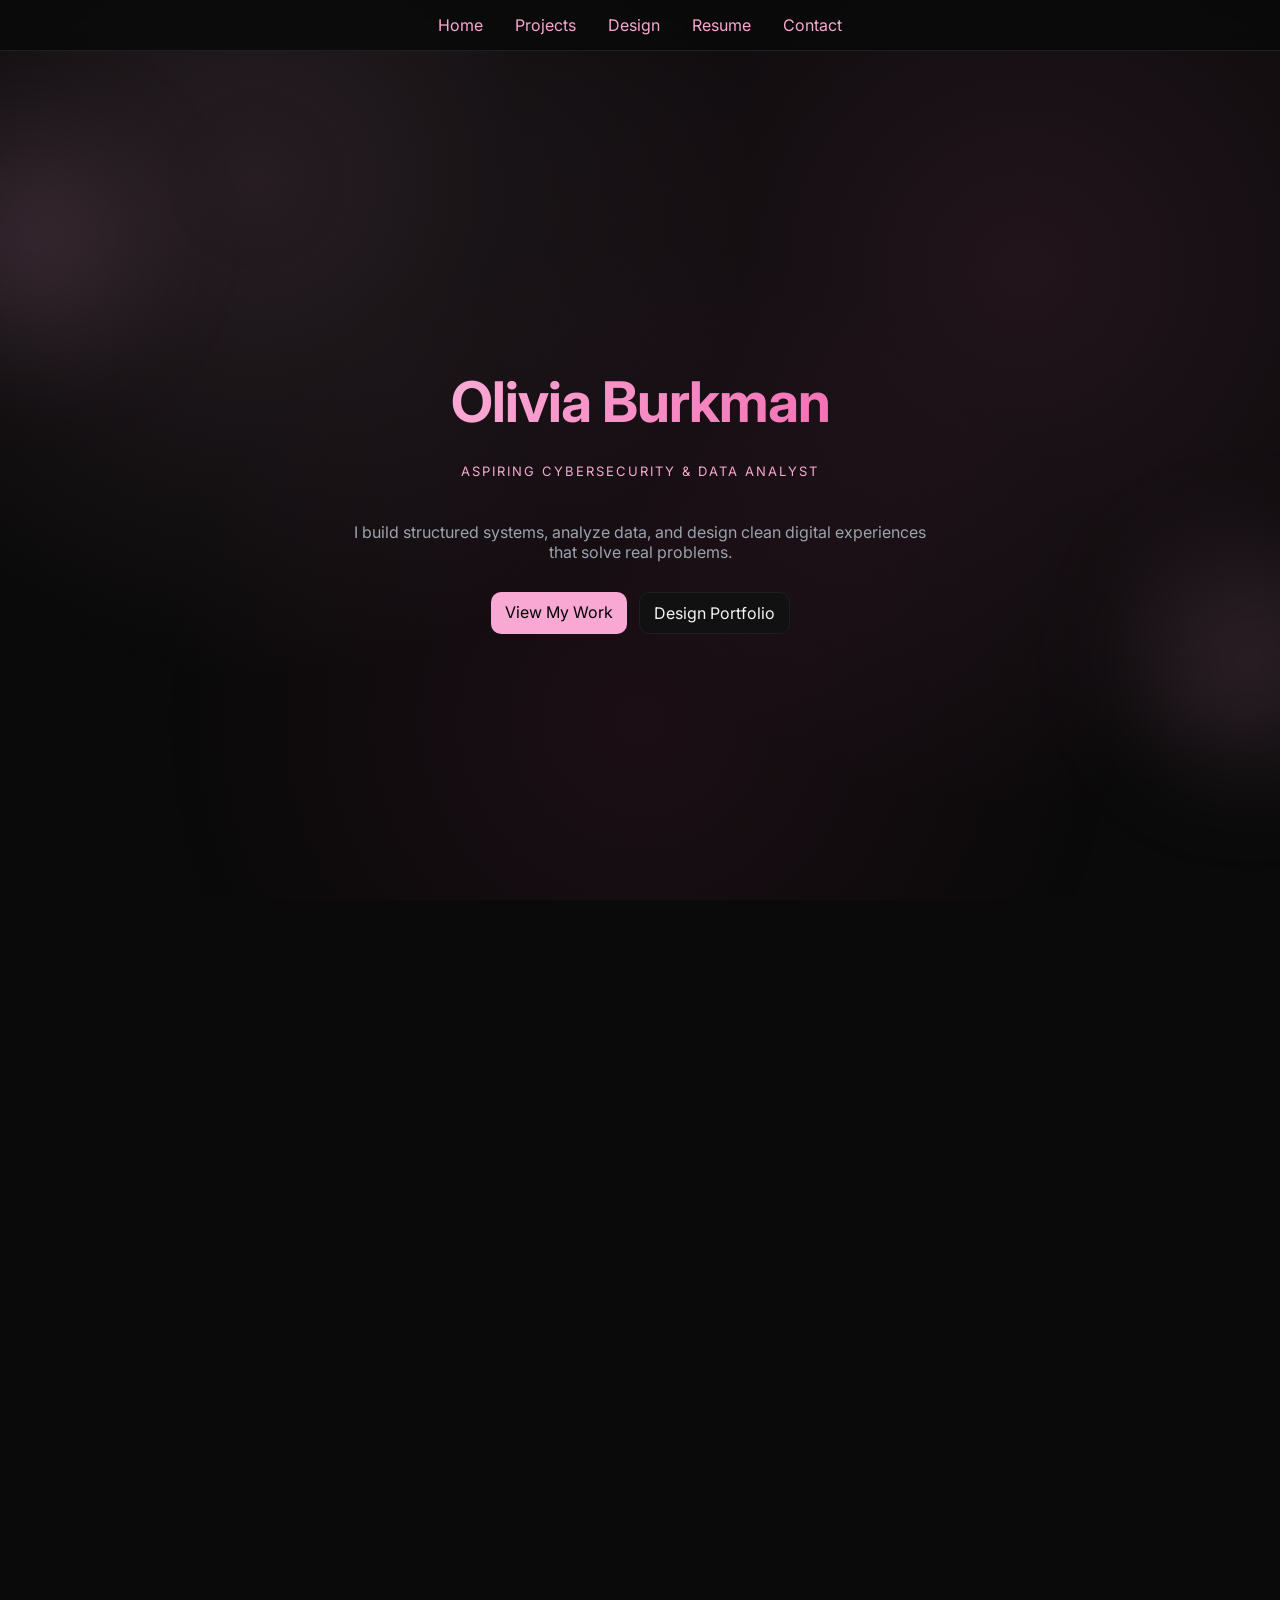
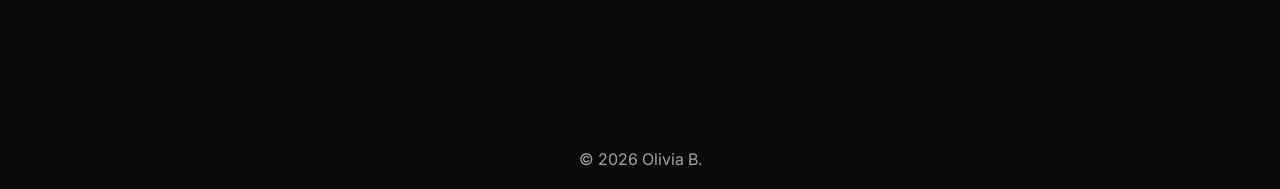
<file: index.html>
<!DOCTYPE html>
<html>
<head>
  <title>Home | Olivia B</title>
  <meta name="viewport" content="width=device-width, initial-scale=1.0">
  <link rel="stylesheet" href="style.css">
</head>
  
<div class="orb one"></div>
<div class="orb two"></div>

<body>

<nav>
  <a href="index.html">Home</a>
  <a href="projects.html">Projects</a>
  <a href="design.html">Design</a>
  <a href="resume.html">Resume</a>
  <a href="contact.html">Contact</a>
</nav>

<!-- HERO -->
<header class="hero-wrapper">

  <div class="hero">

    <h1>Olivia Burkman</h1>

    <p class="subtitle">Aspiring Cybersecurity & Data Analyst</p>

    <p class="hero-text">
      I build structured systems, analyze data, and design clean digital experiences that solve real problems.
    </p>

    <div class="hero-buttons">
      <a href="projects.html" class="btn primary">View My Work</a>
      <a href="design.html" class="btn">Design Portfolio</a>
    </div>

  </div>

</header>

<!-- ABOUT SECTION -->
<section class="about-section reveal">

  <div class="about-card">

    <h2>About Me</h2>

    <div class="pink-divider"></div>

    <p>
      I’m currently building my skills in cybersecurity, data systems, and programming. 
      My focus is on understanding how systems work under the surface and using that knowledge to create efficient, structured solutions.
    </p>

    <p>
      I enjoy working at the intersection of logic and design — where technical problem-solving meets clean user experience.
    </p>

    <div class="about-highlights">

      <div class="highlight">
        <h3>Focus</h3>
        <p>Cybersecurity & Data Systems</p>
      </div>

      <div class="highlight">
        <h3>Skills</h3>
        <p>Python, Logic Design, Data Analysis</p>
      </div>

      <div class="highlight">
        <h3>Goal</h3>
        <p>Technical Internship / Analyst Role</p>
      </div>

    </div>

  </div>

</section>

<!-- WELCOME -->
<section class="center-section reveal">
  <h2>Welcome</h2>
  <p>
    Explore my coding projects, design work, and technical experience below.
  </p>
</section>

<footer>
  <p style="text-align:center; color:#9ca3af; padding:20px;">
    © 2026 Olivia B.
  </p>
</footer>

</body>
</file>
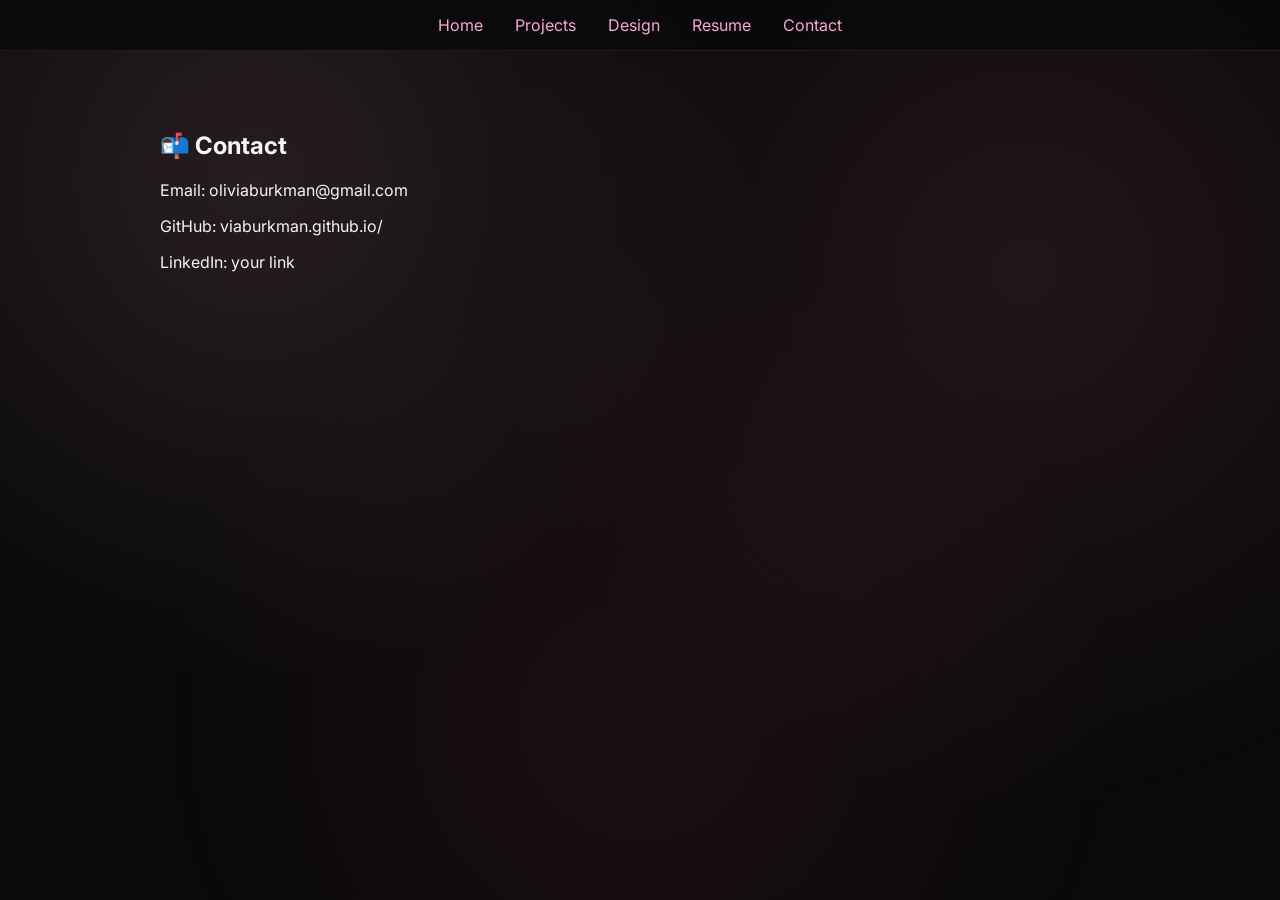
<file: contact.html>
<!DOCTYPE html>
<html>
<head>
  <title>Contact</title>
  <link rel="stylesheet" href="style.css">
</head>

<script>
  const cards = document.querySelectorAll('.card');

  const observer = new IntersectionObserver(entries => {
    entries.forEach(entry => {
      if (entry.isIntersecting) {
        entry.target.classList.add('show');
      }
    });
  });

  cards.forEach(card => observer.observe(card));
</script>

<body>

<nav>
  <a href="index.html">Home</a>
  <a href="projects.html">Projects</a>
  <a href="design.html">Design</a>
  <a href="resume.html">Resume</a>
  <a href="contact.html">Contact</a>
</nav>

<section>
  <h2>📬 Contact</h2>
  <p>Email: oliviaburkman@gmail.com</p>
  <p>GitHub: viaburkman.github.io/</p>
  <p>LinkedIn: your link</p>
</section>

</body>
</html>
</file>
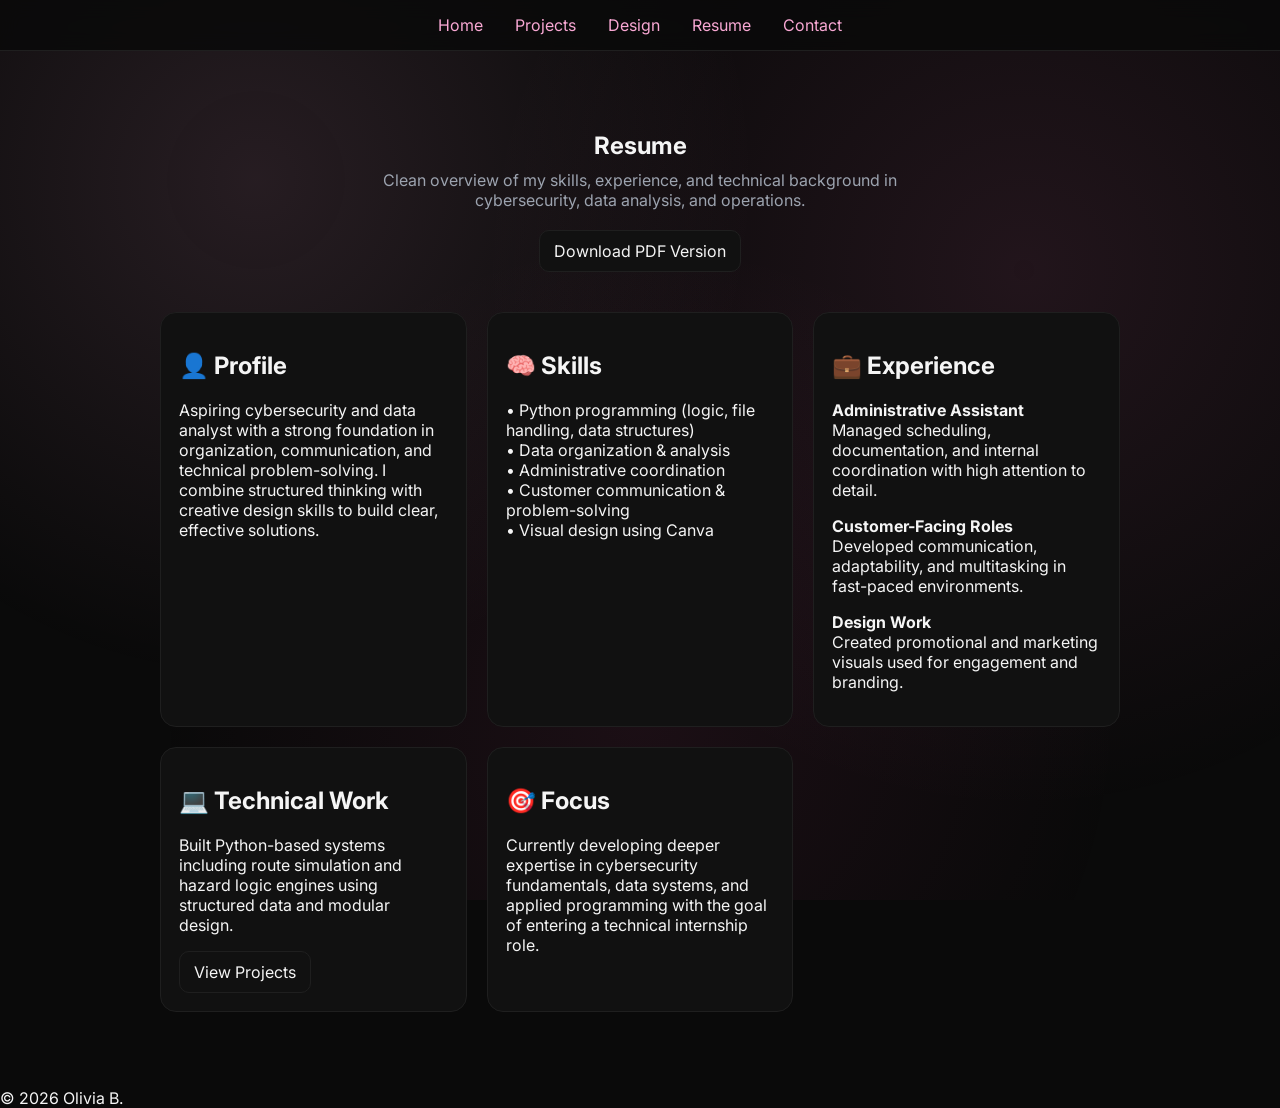
<file: resume.html>
<!DOCTYPE html>
<html>
<head>
  <title>Resume | Olivia B</title>
  <link rel="stylesheet" href="style.css">
</head>

<body>

<nav>
  <a href="index.html">Home</a>
  <a href="projects.html">Projects</a>
  <a href="design.html">Design</a>
  <a href="resume.html">Resume</a>
  <a href="contact.html">Contact</a>
</nav>

<section>

  <!-- HERO HEADER -->
  <div style="text-align:center; padding-bottom:40px;">
    <h1 style="margin-bottom:10px;">Resume</h1>
    <p style="color:#9ca3af; max-width:600px; margin:auto;">
      Clean overview of my skills, experience, and technical background in cybersecurity, data analysis, and operations.
    </p>

    <a href="resume.pdf" class="btn" style="margin-top:20px;">
      Download PDF Version
    </a>
  </div>

  <!-- GRID LAYOUT -->
  <div class="grid">

    <!-- PROFILE -->
    <div class="card">
      <h2>👤 Profile</h2>
      <p>
        Aspiring cybersecurity and data analyst with a strong foundation in organization, communication, and technical problem-solving. 
        I combine structured thinking with creative design skills to build clear, effective solutions.
      </p>
    </div>

    <!-- SKILLS -->
    <div class="card">
      <h2>🧠 Skills</h2>
      <p>
        • Python programming (logic, file handling, data structures)<br>
        • Data organization & analysis<br>
        • Administrative coordination<br>
        • Customer communication & problem-solving<br>
        • Visual design using Canva
      </p>
    </div>

    <!-- EXPERIENCE -->
    <div class="card">
      <h2>💼 Experience</h2>
      <p>
        <strong>Administrative Assistant</strong><br>
        Managed scheduling, documentation, and internal coordination with high attention to detail.
      </p>

      <p>
        <strong>Customer-Facing Roles</strong><br>
        Developed communication, adaptability, and multitasking in fast-paced environments.
      </p>

      <p>
        <strong>Design Work</strong><br>
        Created promotional and marketing visuals used for engagement and branding.
      </p>
    </div>

    <!-- PROJECTS SNAPSHOT -->
    <div class="card">
      <h2>💻 Technical Work</h2>
      <p>
        Built Python-based systems including route simulation and hazard logic engines using structured data and modular design.
      </p>
      <a href="projects.html" class="btn">View Projects</a>
    </div>

    <!-- EDUCATION / GOALS -->
    <div class="card">
      <h2>🎯 Focus</h2>
      <p>
        Currently developing deeper expertise in cybersecurity fundamentals, data systems, and applied programming with the goal of entering a technical internship role.
      </p>
    </div>

  </div>

</section>

<footer>
  <p>© 2026 Olivia B.</p>
</footer>

</body>
</html>
</file>
<file: style.css>
@import url('https://fonts.googleapis.com/css2?family=Inter:wght@300;400;600&display=swap');

/* ================= BASE ================= */
* {
  box-sizing: border-box;
}

html, body {
  height: 100%;
}

body {
  margin: 0;
  font-family: 'Inter', sans-serif;
  background: #0a0a0a;
  color: #f5f5f5;
  overflow-x: hidden;
}

/* ================= CINEMATIC BACKGROUND ================= */
body::before {
  content: "";
  position: fixed;
  inset: 0;
  background:
    radial-gradient(circle at 20% 20%, rgba(249,168,212,0.12), transparent 40%),
    radial-gradient(circle at 80% 30%, rgba(244,114,182,0.10), transparent 45%),
    radial-gradient(circle at 50% 80%, rgba(236,72,153,0.08), transparent 50%);
  animation: floatGlow 12s ease-in-out infinite alternate;
  z-index: -2;
}

@keyframes floatGlow {
  0% {
    transform: scale(1) translateY(0px);
    filter: blur(40px);
  }
  100% {
    transform: scale(1.05) translateY(-10px);
    filter: blur(55px);
  }
}

/* ================= FLOATING ORBS ================= */
.orb {
  position: fixed;
  width: 300px;
  height: 300px;
  background: radial-gradient(circle, rgba(249,168,212,0.25), transparent 60%);
  border-radius: 50%;
  filter: blur(60px);
  z-index: -1;
  animation: floatOrb 10s ease-in-out infinite;
}

.orb.one {
  top: 10%;
  left: -120px;
}

.orb.two {
  bottom: 10%;
  right: -120px;
  animation-delay: 2s;
}

@keyframes floatOrb {
  0% { transform: translateY(0px) scale(1); }
  50% { transform: translateY(-30px) scale(1.05); }
  100% { transform: translateY(0px) scale(1); }
}

/* ================= NAV ================= */
nav {
  position: sticky;
  top: 0;
  background: rgba(10,10,10,0.85);
  backdrop-filter: blur(10px);
  padding: 15px;
  text-align: center;
  border-bottom: 1px solid #1f1f1f;
  z-index: 1000;
}

nav a {
  color: #f9a8d4;
  margin: 0 14px;
  text-decoration: none;
}

nav a:hover {
  color: #f472b6;
}

/* ================= LAYOUT ================= */
section {
  max-width: 1000px;
  margin: auto;
  padding: 60px 20px;
}

.grid {
  display: grid;
  grid-template-columns: repeat(auto-fit, minmax(260px, 1fr));
  gap: 20px;
}

/* ================= HERO ================= */
.hero-wrapper {
  min-height: 100vh;
  display: flex;
  justify-content: center;
  align-items: center;
  text-align: center;
  padding: 100px 20px;
}

.hero {
  max-width: 700px;
  display: flex;
  flex-direction: column;
  align-items: center;
  gap: 14px;
}

.hero h1 {
  font-size: 56px;
  margin: 0;
  letter-spacing: -1px;
  background: linear-gradient(90deg, #f9a8d4, #f472b6);
  -webkit-background-clip: text;
  -webkit-text-fill-color: transparent;
}

.subtitle {
  color: #f9a8d4;
  font-size: 13px;
  letter-spacing: 2px;
  text-transform: uppercase;
}

.hero-text {
  color: #9ca3af;
  max-width: 600px;
}

.hero-buttons {
  display: flex;
  gap: 12px;
}

/* ================= CENTER SECTION ================= */
.center-section {
  text-align: center;
  max-width: 700px;
  margin: auto;
}

/* ================= ABOUT ================= */
.about-section {
  display: flex;
  justify-content: center;
  padding: 60px 20px;
}

.about-card {
  max-width: 800px;
  background: #111;
  border: 1px solid #1f1f1f;
  border-radius: 18px;
  padding: 30px;
}

.pink-divider {
  width: 60px;
  height: 3px;
  background: #f9a8d4;
  margin: 10px 0 20px;
  border-radius: 10px;
}

.about-highlights {
  display: grid;
  grid-template-columns: repeat(auto-fit, minmax(180px, 1fr));
  gap: 15px;
  margin-top: 20px;
}

.highlight {
  background: rgba(255,255,255,0.03);
  border: 1px solid #1f1f1f;
  border-radius: 14px;
  padding: 15px;
  text-align: center;
  transition: 0.3s ease;
}

.highlight:hover {
  border-color: #f9a8d4;
  box-shadow: 0 0 20px rgba(249,168,212,0.2);
  transform: translateY(-3px);
}

.highlight h3 {
  color: #f9a8d4;
  margin: 0;
}

/* ================= CARDS ================= */
.card,
.project-card,
.design-card {
  background: #111;
  border: 1px solid #1f1f1f;
  border-radius: 16px;
  padding: 18px;
  transition: 0.3s ease;
  position: relative;
  overflow: hidden;
}

.card:hover,
.project-card:hover,
.design-card:hover {
  transform: translateY(-6px);
  border-color: #f9a8d4;
  box-shadow: 0 0 25px rgba(249,168,212,0.25);
}

/* ================= IMAGES ================= */
.project-frame {
  width: 100%;
  height: 220px;
  border: none;
  border-radius: 12px;
}

.design-card img {
  width: 100%;
  height: 220px;
  object-fit: cover;
  display: block;
}

/* ================= TAGS ================= */
.tags {
  display: flex;
  flex-wrap: wrap;
  gap: 8px;
  margin-bottom: 10px;
}

.tags span {
  font-size: 12px;
  padding: 4px 10px;
  border-radius: 999px;
  background: rgba(249,168,212,0.15);
  color: #f9a8d4;
}

/* ================= BUTTONS ================= */
.btn {
  display: inline-block;
  padding: 10px 14px;
  border-radius: 10px;
  text-decoration: none;
  background: #111;
  color: #f5f5f5;
  border: 1px solid #1f1f1f;
  transition: 0.2s ease;
}

.btn.primary {
  background: #f9a8d4;
  color: black;
  border: none;
}

.btn:hover {
  transform: translateY(-2px);
  border-color: #f9a8d4;
}

/* ================= TIMELINE (RESUME) ================= */
.timeline {
  position: relative;
  padding-left: 20px;
}

.timeline::before {
  content: "";
  position: absolute;
  left: 10px;
  top: 0;
  bottom: 0;
  width: 2px;
  background: #1f1f1f;
}

.timeline-item {
  position: relative;
  margin-bottom: 20px;
}

.timeline-dot {
  width: 12px;
  height: 12px;
  background: #f9a8d4;
  border-radius: 50%;
  position: absolute;
  left: 5px;
  top: 18px;
}

.timeline-content {
  margin-left: 30px;
  padding: 16px;
  background: #111;
  border-radius: 14px;
  border: 1px solid #1f1f1f;
  transition: 0.3s ease;
}

.glow-card:hover .timeline-content {
  border-color: #f9a8d4;
  box-shadow: 0 0 25px rgba(249,168,212,0.25);
  transform: translateY(-4px);
}

/* ================= LIGHTBOX ================= */
.lightbox {
  position: fixed;
  inset: 0;
  background: rgba(0,0,0,0.9);
  display: flex;
  align-items: center;
  justify-content: center;
  opacity: 0;
  pointer-events: none;
  transition: 0.3s ease;
  z-index: 9999;
}

.lightbox.active {
  opacity: 1;
  pointer-events: auto;
}

.lightbox img {
  max-width: 90vw;
  max-height: 90vh;
}

/* ================= SCROLL ANIMATION ================= */
.reveal {
  opacity: 0;
  transform: translateY(40px);
  transition: 0.9s cubic-bezier(0.16, 1, 0.3, 1);
}

.reveal.show {
  opacity: 1;
  transform: translateY(0);
}
</file>
